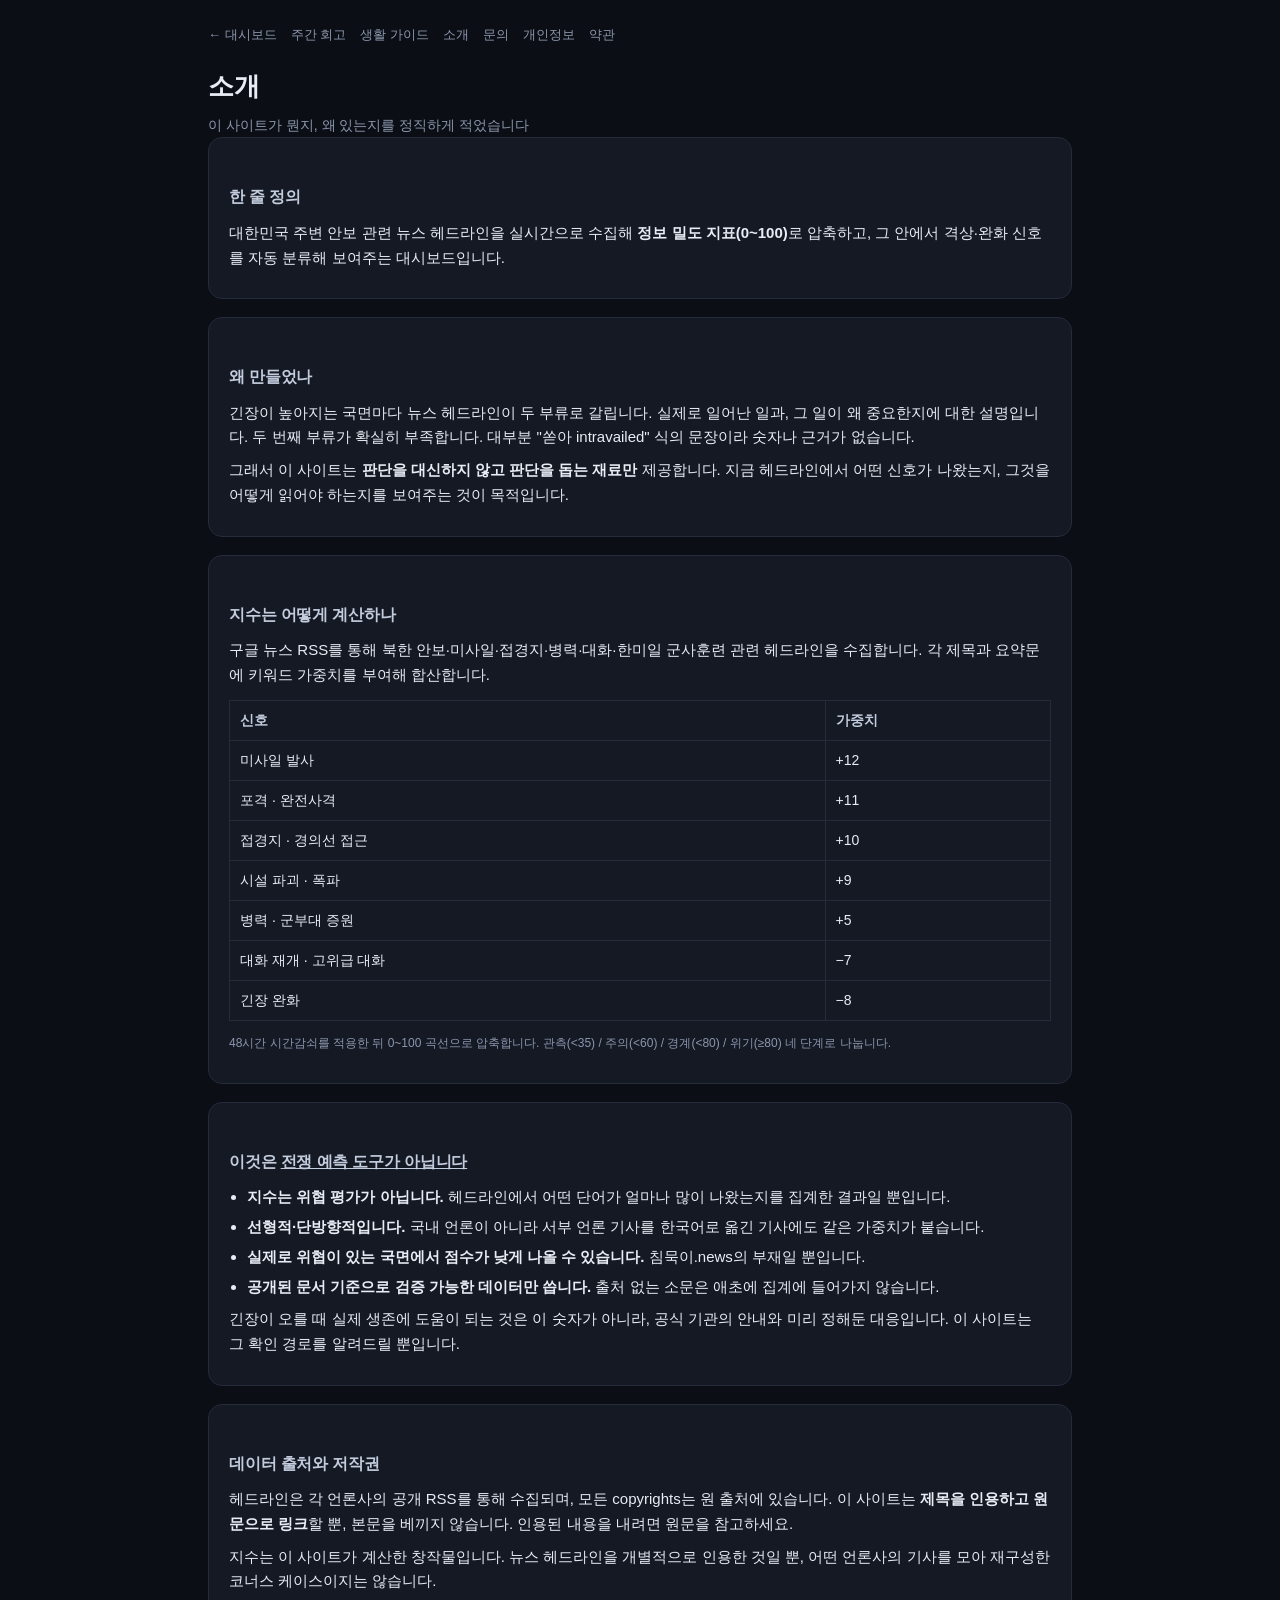
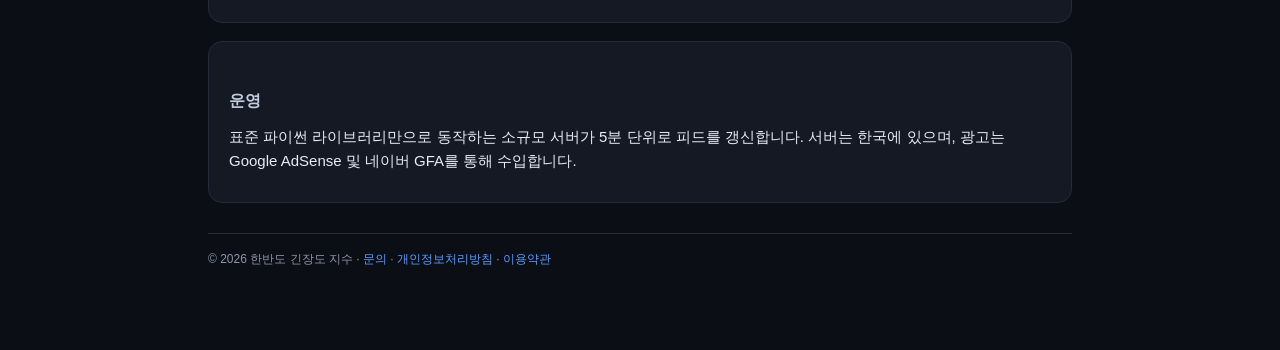
<file: about.html>
<!DOCTYPE html>
<html lang="ko">
<head>
<meta charset="utf-8">
<meta name="viewport" content="width=device-width,initial-scale=1">
<title>소개 · 한반도 긴장도 지수</title>
<meta name="description" content="한반도 긴장도 지수는 언론사 헤드라인을 실시간 집계해 만든 데이터 대시보드입니다. 왜 만들었는지, 어떻게 계산하는지, 무엇을 하지 않는지 공개합니다.">
<link rel="stylesheet" href="/style.css">
</head>
<body>
<div class="nav"><a href="/">← 대시보드</a><a href="/weekly">주간 회고</a><a href="/guides">생활 가이드</a><a href="/about">소개</a><a href="/contact">문의</a><a href="/privacy">개인정보</a><a href="/terms">약관</a></div>

<h1>소개 <span>이 사이트가 뭔지, 왜 있는지를 정직하게 적었습니다</span></h1>

<div class="card">
<h2>한 줄 정의</h2>
<p>대한민국 주변 안보 관련 뉴스 헤드라인을 실시간으로 수집해 <b>정보 밀도 지표(0~100)</b>로 압축하고, 그 안에서 격상·완화 신호를 자동 분류해 보여주는 대시보드입니다.</p>
</div>

<div class="card">
<h2>왜 만들었나</h2>
<p>긴장이 높아지는 국면마다 뉴스 헤드라인이 두 부류로 갈립니다. 실제로 일어난 일과, 그 일이 왜 중요한지에 대한 설명입니다. 두 번째 부류가 확실히 부족합니다. 대부분 "쏟아 intravailed" 식의 문장이라 숫자나 근거가 없습니다.</p>
<p>그래서 이 사이트는 <b>판단을 대신하지 않고 판단을 돕는 재료만</b> 제공합니다. 지금 헤드라인에서 어떤 신호가 나왔는지, 그것을 어떻게 읽어야 하는지를 보여주는 것이 목적입니다.</p>
</div>

<div class="card">
<h2>지수는 어떻게 계산하나</h2>
<p>구글 뉴스 RSS를 통해 북한 안보·미사일·접경지·병력·대화·한미일 군사훈련 관련 헤드라인을 수집합니다. 각 제목과 요약문에 키워드 가중치를 부여해 합산합니다.</p>
<table>
<tr><th>신호</th><th>가중치</th></tr>
<tr><td>미사일 발사</td><td>+12</td></tr>
<tr><td>포격 · 완전사격</td><td>+11</td></tr>
<tr><td>접경지 · 경의선 접근</td><td>+10</td></tr>
<tr><td>시설 파괴 · 폭파</td><td>+9</td></tr>
<tr><td>병력 · 군부대 증원</td><td>+5</td></tr>
<tr><td>대화 재개 · 고위급 대화</td><td>−7</td></tr>
<tr><td>긴장 완화</td><td>−8</td></tr>
</table>
<p class="dis">48시간 시간감쇠를 적용한 뒤 0~100 곡선으로 압축합니다. 관측(&lt;35) / 주의(&lt;60) / 경계(&lt;80) / 위기(≥80) 네 단계로 나눕니다.</p>
</div>

<div class="card">
<h2>이것은 <u>전쟁 예측 도구가 아닙니다</u></h2>
<ul>
<li><b>지수는 위협 평가가 아닙니다.</b> 헤드라인에서 어떤 단어가 얼마나 많이 나왔는지를 집계한 결과일 뿐입니다.</li>
<li><b>선형적·단방향적입니다.</b> 국내 언론이 아니라 서부 언론 기사를 한국어로 옮긴 기사에도 같은 가중치가 붙습니다.</li>
<li><b>실제로 위협이 있는 국면에서 점수가 낮게 나올 수 있습니다.</b> 침묵이.news의 부재일 뿐입니다.</li>
<li><b>공개된 문서 기준으로 검증 가능한 데이터만 씁니다.</b> 출처 없는 소문은 애초에 집계에 들어가지 않습니다.</li>
</ul>
<p>긴장이 오를 때 실제 생존에 도움이 되는 것은 이 숫자가 아니라, 공식 기관의 안내와 미리 정해둔 대응입니다. 이 사이트는 그 확인 경로를 알려드릴 뿐입니다.</p>
</div>

<div class="card">
<h2>데이터 출처와 저작권</h2>
<p>헤드라인은 각 언론사의 공개 RSS를 통해 수집되며, 모든 copyrights는 원 출처에 있습니다. 이 사이트는 <b>제목을 인용하고 원문으로 링크</b>할 뿐, 본문을 베끼지 않습니다. 인용된 내용을 내려면 원문을 참고하세요.</p>
<p>지수는 이 사이트가 계산한 창작물입니다. 뉴스 헤드라인을 개별적으로 인용한 것일 뿐, 어떤 언론사의 기사를 모아 재구성한 코너스 케이스이지는 않습니다.</p>
</div>

<div class="card">
<h2>운영</h2>
<p>표준 파이썬 라이브러리만으로 동작하는 소규모 서버가 5분 단위로 피드를 갱신합니다. 서버는 한국에 있으며, 광고는 Google AdSense 및 네이버 GFA를 통해 수입합니다.</p>
</div>

<footer>© 2026 한반도 긴장도 지수 · <a href="/contact">문의</a> · <a href="/privacy">개인정보처리방침</a> · <a href="/terms">이용약관</a></footer>
</body>
</html>
</file>
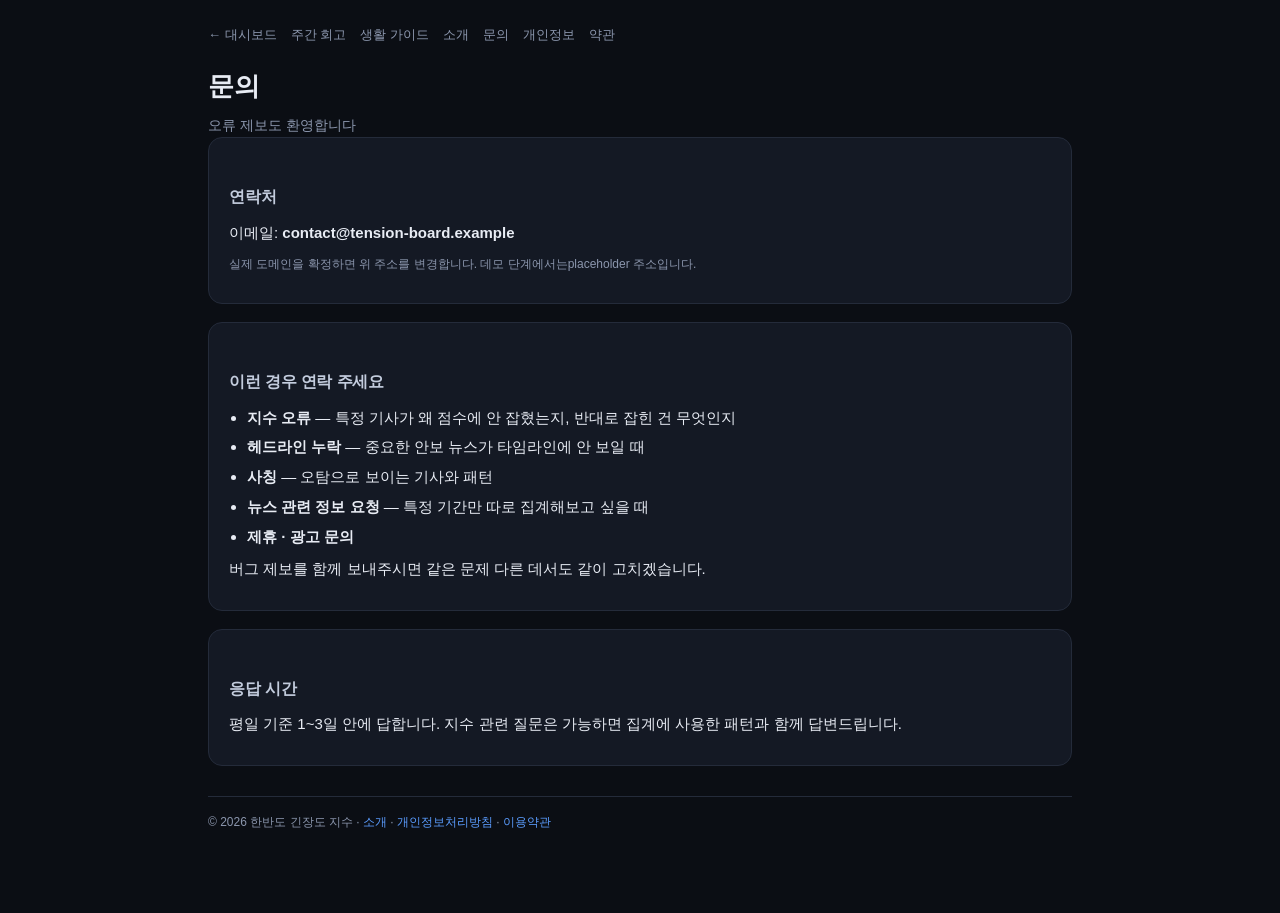
<file: contact.html>
<!DOCTYPE html>
<html lang="ko">
<head>
<meta charset="utf-8">
<meta name="viewport" content="width=device-width,initial-scale=1">
<title>문의 · 한반도 긴장도 지수</title>
<meta name="description" content="한반도 긴장도 지수 관련 오류 제보, 지수 해석 질문, 제휴 문의.">
<link rel="stylesheet" href="/style.css">
</head>
<body>
<div class="nav"><a href="/">← 대시보드</a><a href="/weekly">주간 회고</a><a href="/guides">생활 가이드</a><a href="/about">소개</a><a href="/contact">문의</a><a href="/privacy">개인정보</a><a href="/terms">약관</a></div>

<h1>문의 <span>오류 제보도 환영합니다</span></h1>

<div class="card">
<h2>연락처</h2>
<p>이메일: <b>contact@tension-board.example</b></p>
<p class="dis">실제 도메인을 확정하면 위 주소를 변경합니다. 데모 단계에서는placeholder 주소입니다.</p>
</div>

<div class="card">
<h2>이런 경우 연락 주세요</h2>
<ul>
<li><b>지수 오류</b> — 특정 기사가 왜 점수에 안 잡혔는지, 반대로 잡힌 건 무엇인지</li>
<li><b>헤드라인 누락</b> — 중요한 안보 뉴스가 타임라인에 안 보일 때</li>
<li><b>사칭</b> — 오탐으로 보이는 기사와 패턴</li>
<li><b>뉴스 관련 정보 요청</b> — 특정 기간만 따로 집계해보고 싶을 때</li>
<li><b>제휴 · 광고 문의</b></li>
</ul>
<p>버그 제보를 함께 보내주시면 같은 문제 다른 데서도 같이 고치겠습니다.</p>
</div>

<div class="card">
<h2>응답 시간</h2>
<p>평일 기준 1~3일 안에 답합니다. 지수 관련 질문은 가능하면 집계에 사용한 패턴과 함께 답변드립니다.</p>
</div>

<footer>© 2026 한반도 긴장도 지수 · <a href="/about">소개</a> · <a href="/privacy">개인정보처리방침</a> · <a href="/terms">이용약관</a></footer>
</body>
</html>
</file>
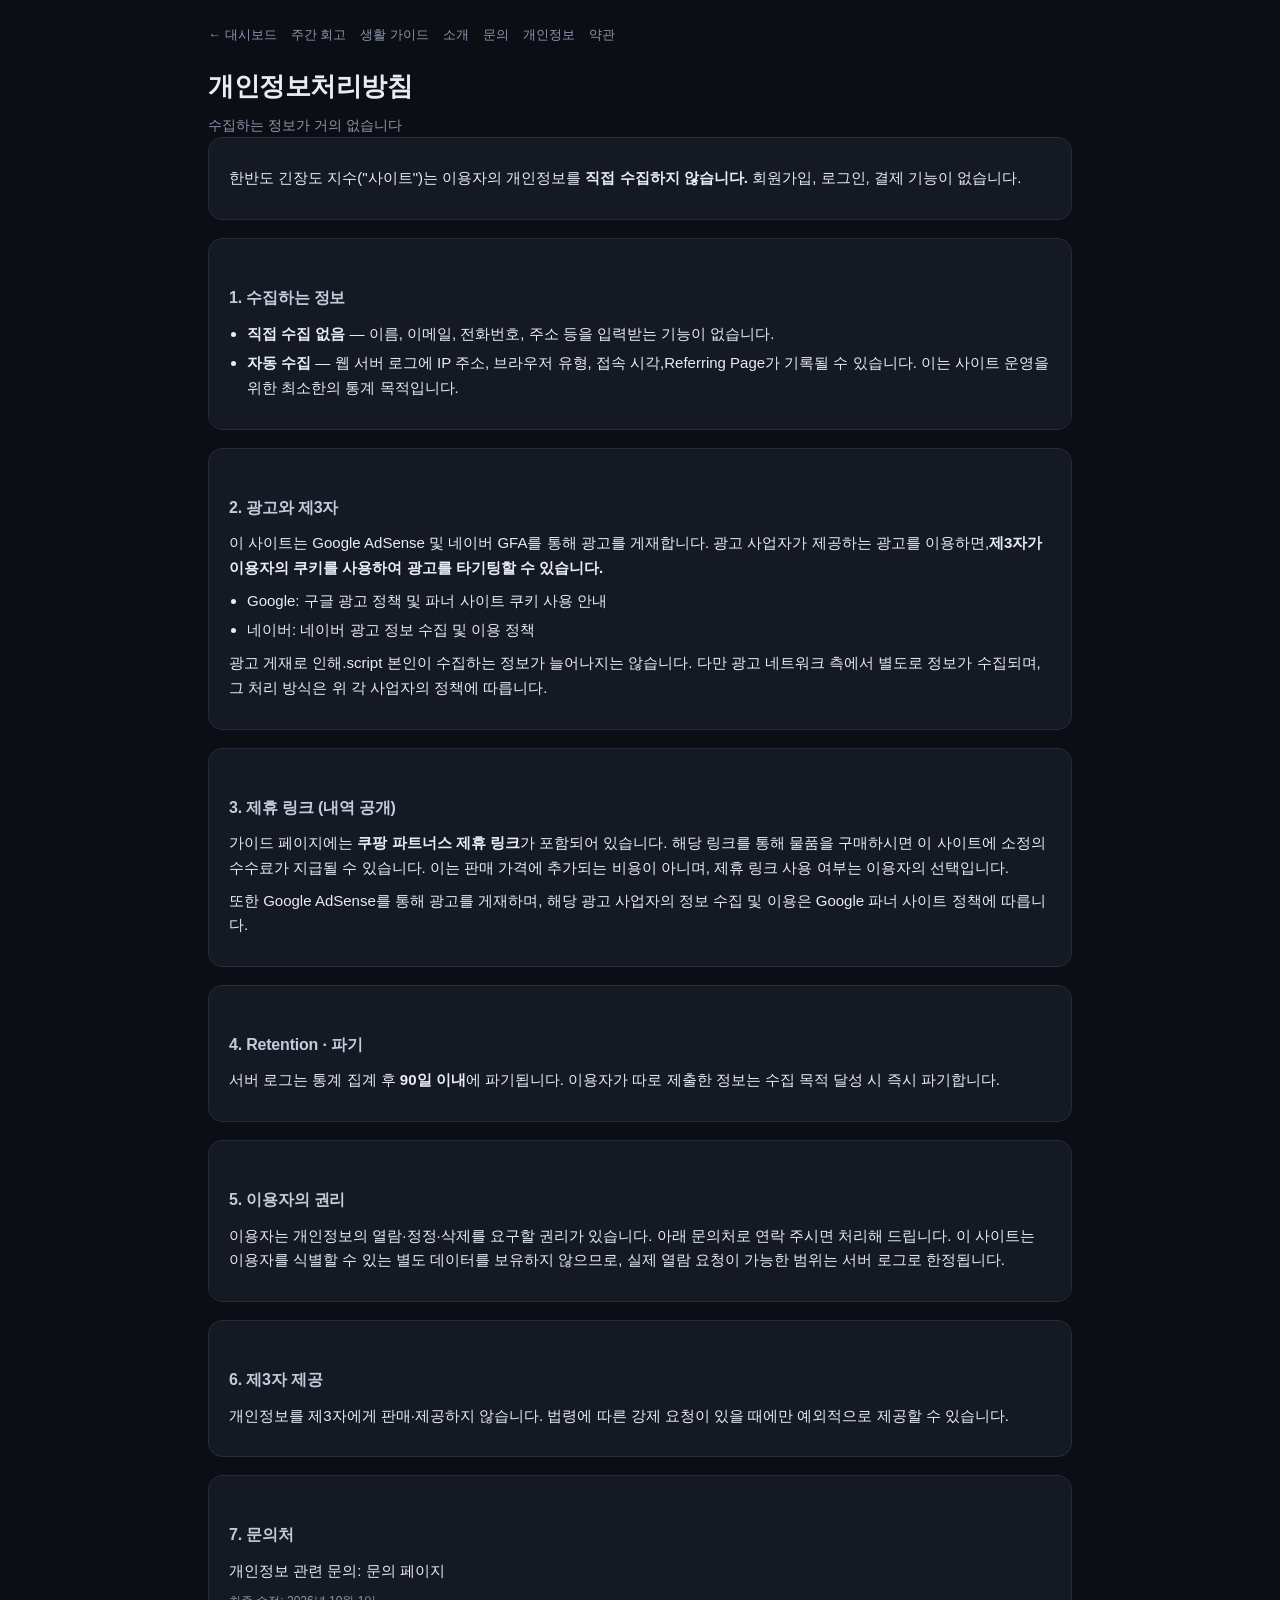
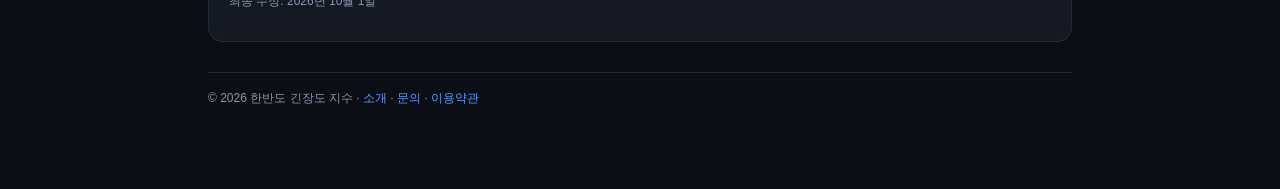
<file: privacy.html>
<!DOCTYPE html>
<html lang="ko">
<head>
<meta charset="utf-8">
<meta name="viewport" content="width=device-width,initial-scale=1">
<title>개인정보처리방침 · 한반도 긴장도 지수</title>
<meta name="description" content="한반도 긴장도 지수의 개인정보 수집 및 이용에 대한 안내입니다.">
<link rel="stylesheet" href="/style.css">
</head>
<body>
<div class="nav"><a href="/">← 대시보드</a><a href="/weekly">주간 회고</a><a href="/guides">생활 가이드</a><a href="/about">소개</a><a href="/contact">문의</a><a href="/privacy">개인정보</a><a href="/terms">약관</a></div>

<h1>개인정보처리방침 <span>수집하는 정보가 거의 없습니다</span></h1>

<div class="card">
<p>한반도 긴장도 지수("사이트")는 이용자의 개인정보를 <b>직접 수집하지 않습니다.</b> 회원가입, 로그인, 결제 기능이 없습니다.</p>
</div>

<div class="card">
<h2>1. 수집하는 정보</h2>
<ul>
<li><b>직접 수집 없음</b> — 이름, 이메일, 전화번호, 주소 등을 입력받는 기능이 없습니다.</li>
<li><b>자동 수집</b> — 웹 서버 로그에 IP 주소, 브라우저 유형, 접속 시각,Referring Page가 기록될 수 있습니다. 이는 사이트 운영을 위한 최소한의 통계 목적입니다.</li>
</ul>
</div>

<div class="card">
<h2>2. 광고와 제3자</h2>
<p>이 사이트는 Google AdSense 및 네이버 GFA를 통해 광고를 게재합니다. 광고 사업자가 제공하는 광고를 이용하면,<b>제3자가 이용자의 쿠키를 사용하여 광고를 타기팅할 수 있습니다.</b></p>
<ul>
<li>Google: <a href="https://policies.google.com/technologies/ads" rel="nofollow noopener" target="_blank">구글 광고 정책</a> 및 <a href="https://policies.google.com/technologies/partner-sites" rel="nofollow noopener" target="_blank">파너 사이트 쿠키 사용 안내</a></li>
<li>네이버: <a href="https://policy.naver.com/policies/ads" rel="nofollow noopener" target="_blank">네이버 광고 정보 수집 및 이용 정책</a></li>
</ul>
<p>광고 게재로 인해.script 본인이 수집하는 정보가 늘어나지는 않습니다. 다만 광고 네트워크 측에서 별도로 정보가 수집되며, 그 처리 방식은 위 각 사업자의 정책에 따릅니다.</p>
</div>

<div class="card">
<h2>3. 제휴 링크 (내역 공개)</h2>
<p>가이드 페이지에는 <b>쿠팡 파트너스 제휴 링크</b>가 포함되어 있습니다. 해당 링크를 통해 물품을 구매하시면 이 사이트에 소정의 수수료가 지급될 수 있습니다. 이는 판매 가격에 추가되는 비용이 아니며, 제휴 링크 사용 여부는 이용자의 선택입니다.</p>
<p>또한 Google AdSense를 통해 광고를 게재하며, 해당 광고 사업자의 정보 수집 및 이용은 <a href="https://policies.google.com/technologies/partner-sites" rel="nofollow noopener" target="_blank">Google 파너 사이트 정책</a>에 따릅니다.</p>
</div>

<div class="card">
<h2>4. Retention · 파기</h2>
<p>서버 로그는 통계 집계 후 <b>90일 이내</b>에 파기됩니다. 이용자가 따로 제출한 정보는 수집 목적 달성 시 즉시 파기합니다.</p>
</div>

<div class="card">
<h2>5. 이용자의 권리</h2>
<p>이용자는 개인정보의 열람·정정·삭제를 요구할 권리가 있습니다. 아래 문의처로 연락 주시면 처리해 드립니다. 이 사이트는 이용자를 식별할 수 있는 별도 데이터를 보유하지 않으므로, 실제 열람 요청이 가능한 범위는 서버 로그로 한정됩니다.</p>
</div>

<div class="card">
<h2>6. 제3자 제공</h2>
<p>개인정보를 제3자에게 판매·제공하지 않습니다. 법령에 따른 강제 요청이 있을 때에만 예외적으로 제공할 수 있습니다.</p>
</div>

<div class="card">
<h2>7. 문의처</h2>
<p>개인정보 관련 문의: <a href="/contact">문의 페이지</a></p>
<p class="dis">최종 수정: 2026년 10월 1일</p>
</div>

<footer>© 2026 한반도 긴장도 지수 · <a href="/about">소개</a> · <a href="/contact">문의</a> · <a href="/terms">이용약관</a></footer>
</body>
</html>
</file>
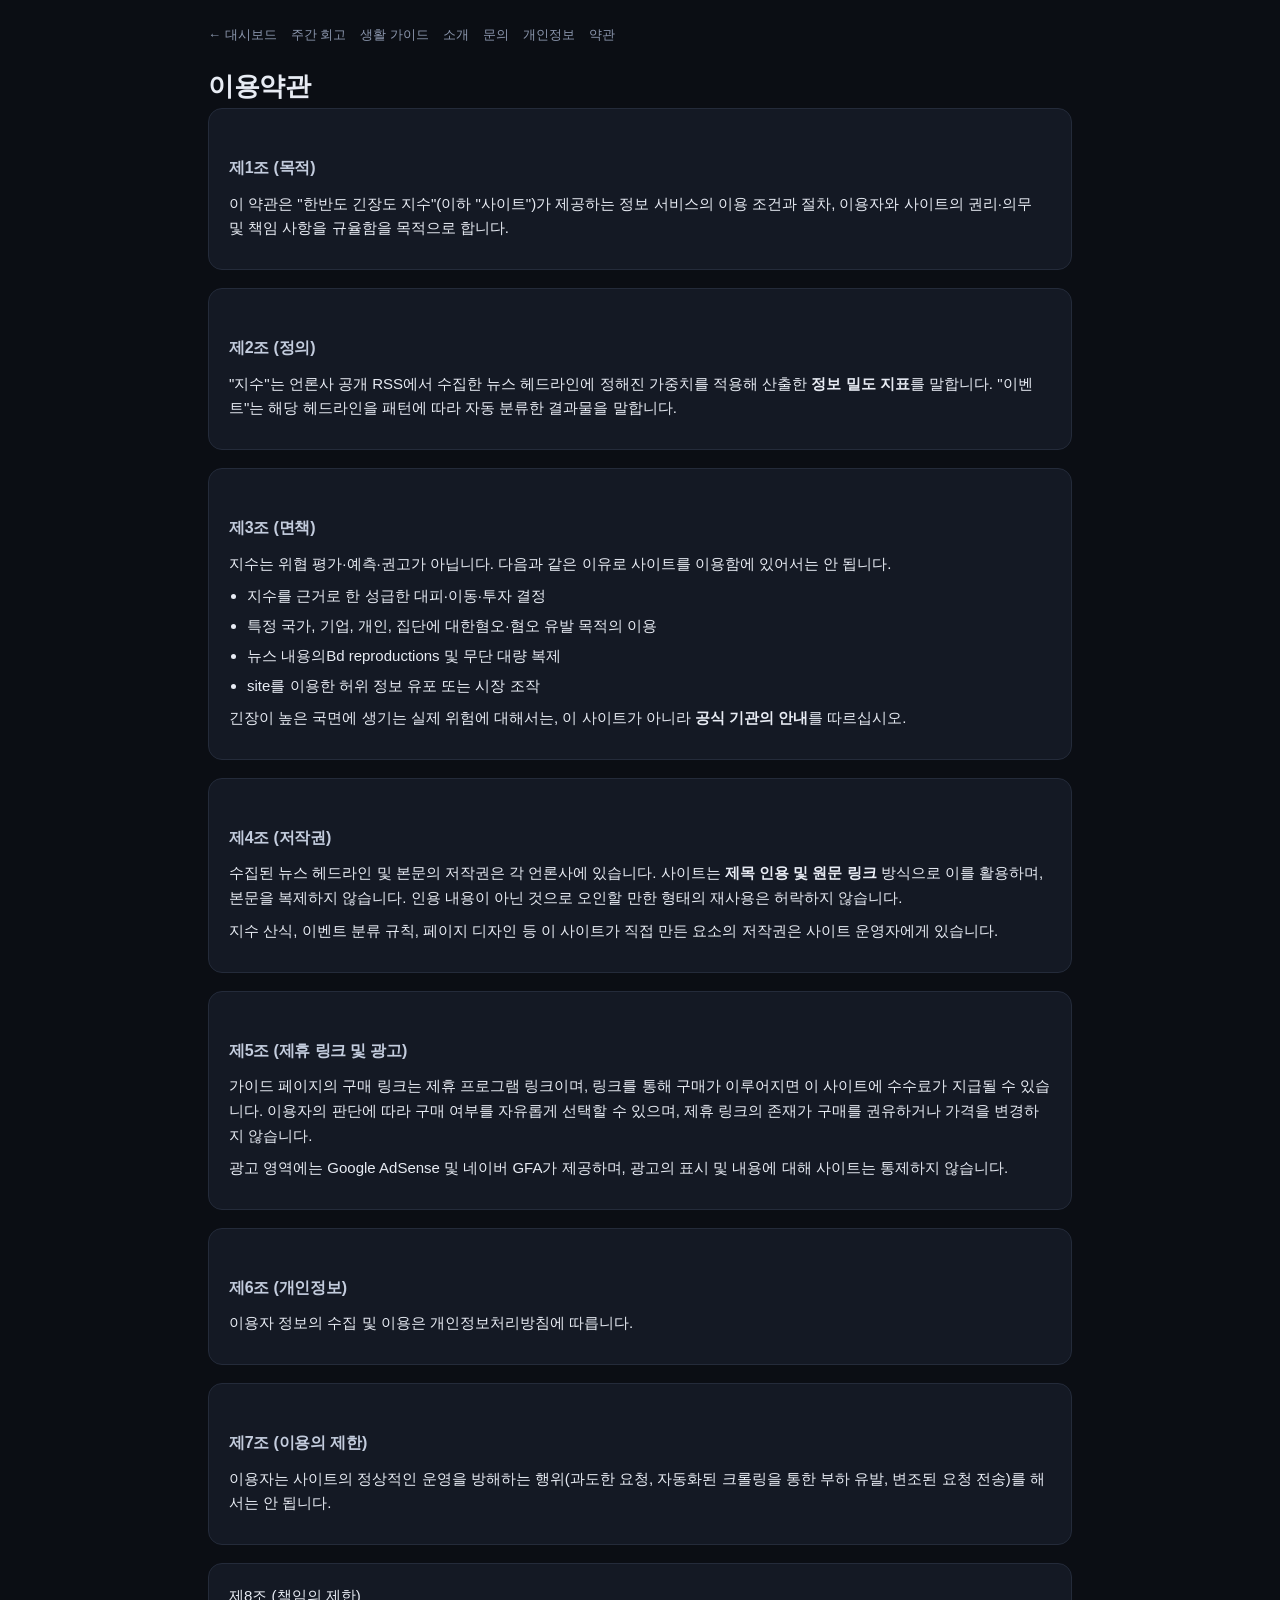
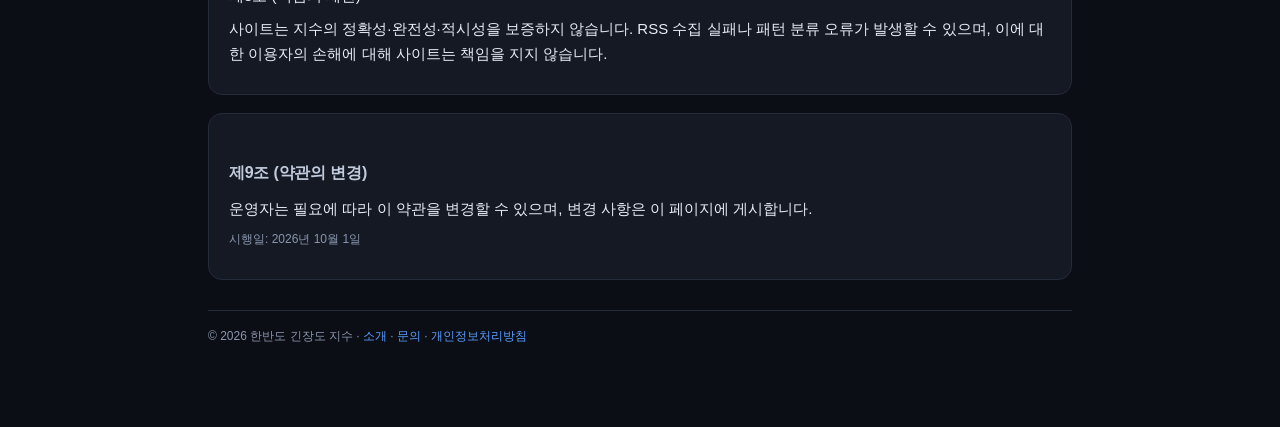
<file: terms.html>
<!DOCTYPE html>
<html lang="ko">
<head>
<meta charset="utf-8">
<meta name="viewport" content="width=device-width,initial-scale=1">
<title>이용약관 · 한반도 긴장도 지수</title>
<meta name="description" content="한반도 긴장도 지수 이용약관 및 면책사항.">
<link rel="stylesheet" href="/style.css">
</head>
<body>
<div class="nav"><a href="/">← 대시보드</a><a href="/weekly">주간 회고</a><a href="/guides">생활 가이드</a><a href="/about">소개</a><a href="/contact">문의</a><a href="/privacy">개인정보</a><a href="/terms">약관</a></div>

<h1>이용약관</h1>

<div class="card">
<h2>제1조 (목적)</h2>
<p>이 약관은 "한반도 긴장도 지수"(이하 "사이트")가 제공하는 정보 서비스의 이용 조건과 절차, 이용자와 사이트의 권리·의무 및 책임 사항을 규율함을 목적으로 합니다.</p>
</div>

<div class="card">
<h2>제2조 (정의)</h2>
<p>"지수"는 언론사 공개 RSS에서 수집한 뉴스 헤드라인에 정해진 가중치를 적용해 산출한 <b>정보 밀도 지표</b>를 말합니다. "이벤트"는 해당 헤드라인을 패턴에 따라 자동 분류한 결과물을 말합니다.</p>
</div>

<div class="card">
<h2>제3조 (면책)</h2>
<p>지수는 위협 평가·예측·권고가 아닙니다. 다음과 같은 이유로 사이트를 이용함에 있어서는 안 됩니다.</p>
<ul>
<li>지수를 근거로 한 성급한 대피·이동·투자 결정</li>
<li>특정 국가, 기업, 개인, 집단에 대한혐오·혐오 유발 목적의 이용</li>
<li>뉴스 내용의Bd reproductions 및 무단 대량 복제</li>
<li>site를 이용한 허위 정보 유포 또는 시장 조작</li>
</ul>
<p>긴장이 높은 국면에 생기는 실제 위험에 대해서는, 이 사이트가 아니라 <b>공식 기관의 안내</b>를 따르십시오.</p>
</div>

<div class="card">
<h2>제4조 (저작권)</h2>
<p>수집된 뉴스 헤드라인 및 본문의 저작권은 각 언론사에 있습니다. 사이트는 <b>제목 인용 및 원문 링크</b> 방식으로 이를 활용하며, 본문을 복제하지 않습니다. 인용 내용이 아닌 것으로 오인할 만한 형태의 재사용은 허락하지 않습니다.</p>
<p>지수 산식, 이벤트 분류 규칙, 페이지 디자인 등 이 사이트가 직접 만든 요소의 저작권은 사이트 운영자에게 있습니다.</p>
</div>

<div class="card">
<h2>제5조 (제휴 링크 및 광고)</h2>
<p>가이드 페이지의 구매 링크는 제휴 프로그램 링크이며, 링크를 통해 구매가 이루어지면 이 사이트에 수수료가 지급될 수 있습니다. 이용자의 판단에 따라 구매 여부를 자유롭게 선택할 수 있으며, 제휴 링크의 존재가 구매를 권유하거나 가격을 변경하지 않습니다.</p>
<p>광고 영역에는 Google AdSense 및 네이버 GFA가 제공하며, 광고의 표시 및 내용에 대해 사이트는 통제하지 않습니다.</p>
</div>

<div class="card">
<h2>제6조 (개인정보)</h2>
<p>이용자 정보의 수집 및 이용은 <a href="/privacy">개인정보처리방침</a>에 따릅니다.</p>
</div>

<div class="card">
<h2>제7조 (이용의 제한)</h2>
<p>이용자는 사이트의 정상적인 운영을 방해하는 행위(과도한 요청, 자동화된 크롤링을 통한 부하 유발, 변조된 요청 전송)를 해서는 안 됩니다.</p>
</div>

<div class="card">
제8조 (책임의 제한)</h2>
<p>사이트는 지수의 정확성·완전성·적시성을 보증하지 않습니다. RSS 수집 실패나 패턴 분류 오류가 발생할 수 있으며, 이에 대한 이용자의 손해에 대해 사이트는 책임을 지지 않습니다.</p>
</div>

<div class="card">
<h2>제9조 (약관의 변경)</h2>
<p>운영자는 필요에 따라 이 약관을 변경할 수 있으며, 변경 사항은 이 페이지에 게시합니다.</p>
<p class="dis">시행일: 2026년 10월 1일</p>
</div>

<footer>© 2026 한반도 긴장도 지수 · <a href="/about">소개</a> · <a href="/contact">문의</a> · <a href="/privacy">개인정보처리방침</a></footer>
</body>
</html>
</file>
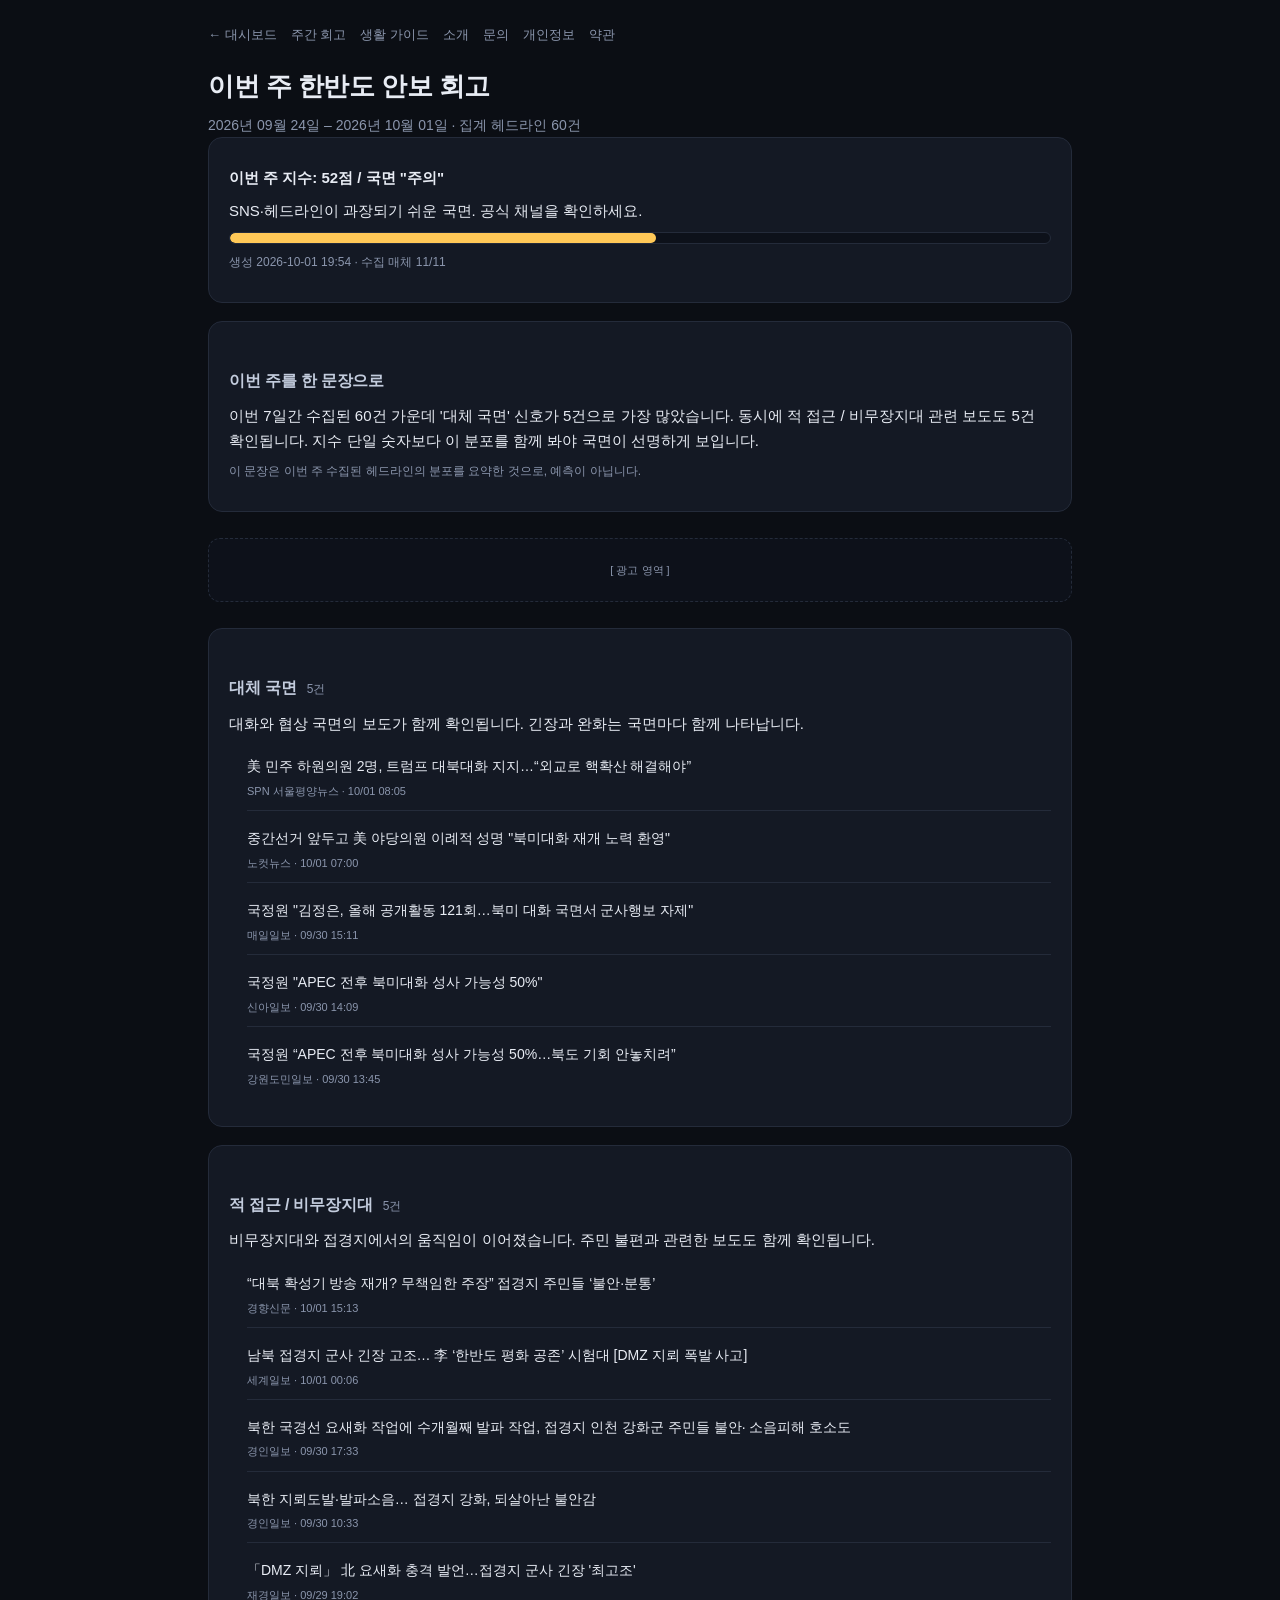
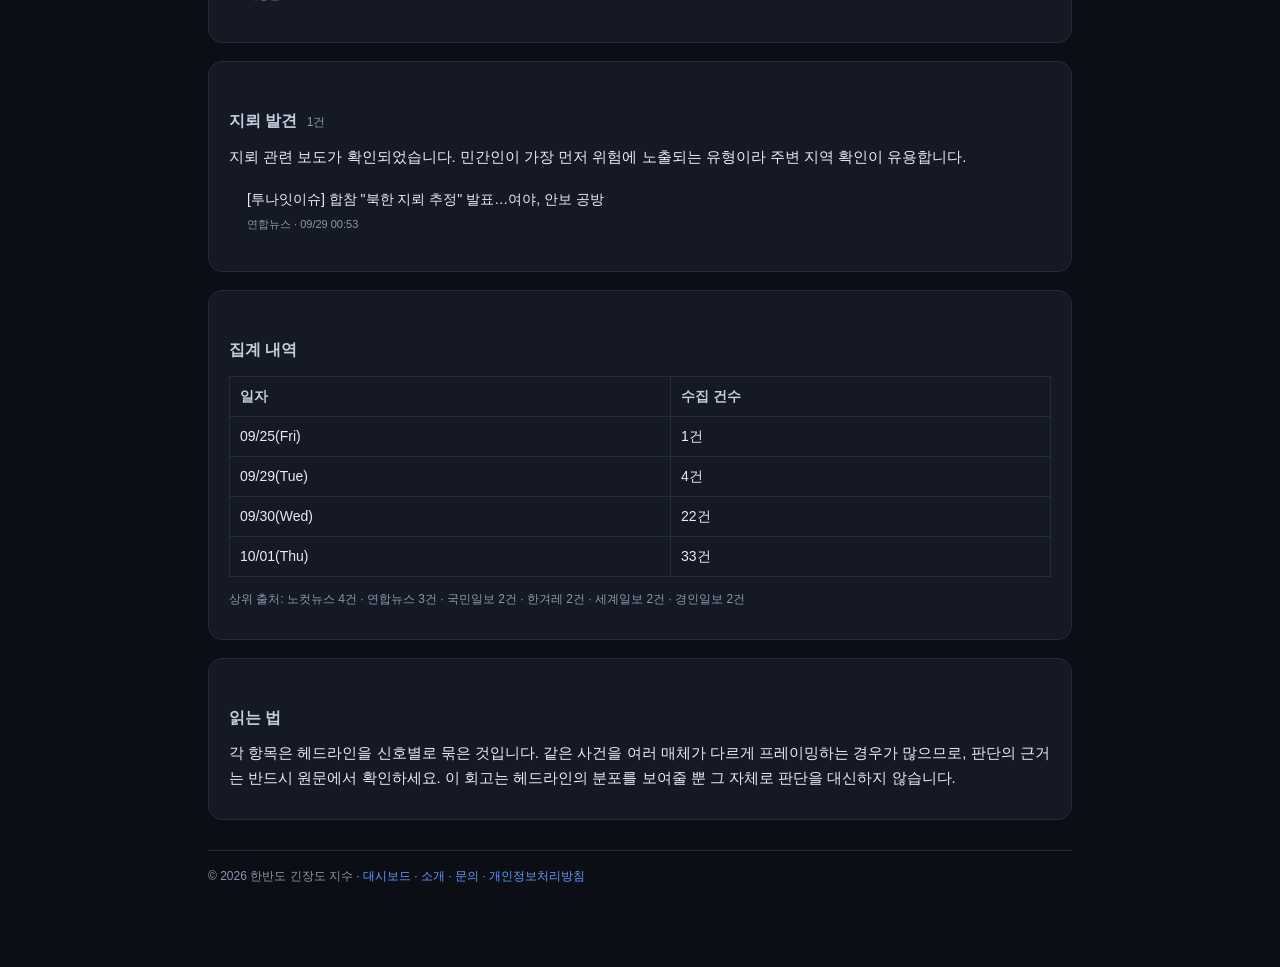
<file: weekly.html>
<!DOCTYPE html>
<html lang="ko">
<head>
<meta charset="utf-8">
<meta name="viewport" content="width=device-width,initial-scale=1">
<title>이번 주 한반도 안보 회고 · 2026년 09월 24일 – 2026년 10월 01일</title>
<meta name="description" content="최근 7일간 Heure반도 안보 관련 헤드라인을 신호별로 묶어 해석한 주간 회고. 긴장도 지수 52점, 국면 주의.">
<link rel="stylesheet" href="/style.css">
</head>
<body>
<div class="nav"><a href="/">← 대시보드</a><a href="/weekly">주간 회고</a><a href="/guides">생활 가이드</a><a href="/about">소개</a><a href="/contact">문의</a><a href="/privacy">개인정보</a><a href="/terms">약관</a></div>

<h1>이번 주 한반도 안보 회고
  <span>2026년 09월 24일 – 2026년 10월 01일 · 집계 헤드라인 60건</span>
</h1>

<div class="card">
  <p><b>이번 주 지수: 52점 / 국면 "주의"</b></p>
  <p>SNS·헤드라인이 과장되기 쉬운 국면. 공식 채널을 확인하세요.</p>
  <div class="bar"><i style="width:52%;background:#ffc857"></i></div>
  <p class="dis">생성 2026-10-01 19:54 · 수집 매체 11/11</p>
</div>

<div class="card">
  <h2>이번 주를 한 문장으로</h2>
  <p>이번 7일간 수집된 60건 가운데 '대체 국면' 신호가 5건으로 가장 많았습니다. 동시에 적 접근 / 비무장지대 관련 보도도 5건 확인됩니다. 지수 단일 숫자보다 이 분포를 함께 봐야 국면이 선명하게 보입니다.</p>
  <p class="dis">이 문장은 이번 주 수집된 헤드라인의 분포를 요약한 것으로, 예측이 아닙니다.</p>
</div>

<div class="ads">[ 광고 영역 ]</div>


    <div class="card">
      <h2>대체 국면 <small>5건</small></h2>
      <p>대화와 협상 국면의 보도가 함께 확인됩니다. 긴장과 완화는 국면마다 함께 나타납니다.</p>
      <ul class="feed"><li><a href="https://news.google.com/rss/articles/CBMia0FVX3lxTFBBby1QUHhTQjVZU2E2dmhweGc1NTFONlNKN0VPRG81UUpEa0d4cVpmOHAtMC13Zk9vbkxDaHBnTVR0d193ajZSX0o2WU9fbGxCaEtIeThJbi1lS242ck1YRUd5eTUzOVV3NDdn?oc=5" target="_blank" rel="noopener">美 민주 하원의원 2명, 트럼프 대북대화 지지…“외교로 핵확산 해결해야”</a><div class="s">SPN 서울평양뉴스 · 10/01 08:05</div></li><li><a href="https://www.msn.com/ko-kr/news/world/%EC%A4%91%EA%B0%84%EC%84%A0%EA%B1%B0-%EC%95%9E%EB%91%90%EA%B3%A0-%E7%BE%8E-%EC%95%BC%EB%8B%B9%EC%9D%98%EC%9B%90-%EC%9D%B4%EB%A1%80%EC%A0%81-%EC%84%B1%EB%AA%85-%EB%B6%81%EB%AF%B8%EB%8C%80%ED%99%94-%EC%9E%AC%EA%B0%9C-%EB%85%B8%EB%A0%A5-%ED%99%98%EC%98%81/ar-AA2dihVT" target="_blank" rel="noopener">중간선거 앞두고 美 야당의원 이례적 성명 &quot;북미대화 재개 노력 환영&quot;</a><div class="s">노컷뉴스 · 10/01 07:00</div></li><li><a href="https://news.google.com/rss/articles/CBMiZEFVX3lxTE1NMl90RmlSM1VrR2l6YU44MkdWbkhob242MnNUYnBTUlNlUnlFeFhNUC04TF9UYndlcmp6SWpjNTYtZnRrRTFXZE1URnBvSXN0b0w4TmxicVQ3LS12N1ExZUt2Tkg?oc=5" target="_blank" rel="noopener">국정원 &quot;김정은, 올해 공개활동 121회…북미 대화 국면서 군사행보 자제&quot;</a><div class="s">매일일보 · 09/30 15:11</div></li><li><a href="https://news.google.com/rss/articles/CBMicEFVX3lxTE1IUl9adE9HTEZSOGF3SVg0anR0WkFsX3BEMkw5ODlIbzhlLUExNDFtVUY5YXlhYkVwU1BoRUZIcm1DZFY5OHg0VFhGSjJQdFZZZFFhajhMMTdKc3BUSlk3M0RZel80bzVNUFY1OVR6RTM?oc=5" target="_blank" rel="noopener">국정원 &quot;APEC 전후 북미대화 성사 가능성 50%&quot;</a><div class="s">신아일보 · 09/30 14:09</div></li><li><a href="https://news.google.com/rss/articles/CBMiZ0FVX3lxTFBOdUwyLXd0RUQ2MkJ5OTlKMUtWMTVWaVBGNWZUZzAzc0J0ZzFENXo5d0VQRGdBc1E3M3l3NE4xbmd3ZHV0ZUlWc2czU29NX2MyZS0xNElXVU90TUh5Y2ZWMGwwSjk2T28?oc=5" target="_blank" rel="noopener">국정원 “APEC 전후 북미대화 성사 가능성 50%…북도 기회 안놓치려”</a><div class="s">강원도민일보 · 09/30 13:45</div></li></ul>
      
    </div>
    <div class="card">
      <h2>적 접근 / 비무장지대 <small>5건</small></h2>
      <p>비무장지대와 접경지에서의 움직임이 이어졌습니다. 주민 불편과 관련한 보도도 함께 확인됩니다.</p>
      <ul class="feed"><li><a href="https://news.google.com/rss/articles/[base64]?oc=5" target="_blank" rel="noopener">“대북 확성기 방송 재개? 무책임한 주장” 접경지 주민들 ‘불안·분통’</a><div class="s">경향신문 · 10/01 15:13</div></li><li><a href="https://www.segye.com/newsView/20260930516798" target="_blank" rel="noopener">남북 접경지 군사 긴장 고조… 李 ‘한반도 평화 공존’ 시험대 [DMZ 지뢰 폭발 사고]</a><div class="s">세계일보 · 10/01 00:06</div></li><li><a href="https://news.google.com/rss/articles/CBMiUkFVX3lxTFAzX2FaUC1DYzhHOHJINm5jOHdPcDBVeG9mSXU0V3QzeDlxaERodXZBSk9CMzlBTEtRU3JPRmJ2cTRfVDUxZmlKVjFwUGxqUnFSdnc?oc=5" target="_blank" rel="noopener">북한 국경선 요새화 작업에 수개월째 발파 작업, 접경지 인천 강화군 주민들 불안· 소음피해 호소도</a><div class="s">경인일보 · 09/30 17:33</div></li><li><a href="https://www.msn.com/ko-kr/news/other/%EB%B6%81%ED%95%9C-%EC%A7%80%EB%A2%B0%EB%8F%84%EB%B0%9C-%EB%B0%9C%ED%8C%8C%EC%86%8C%EC%9D%8C-%EC%A0%91%EA%B2%BD%EC%A7%80-%EA%B0%95%ED%99%94-%EB%90%98%EC%82%B4%EC%95%84%EB%82%9C-%EB%B6%88%EC%95%88%EA%B0%90/ar-AA2dgFrT" target="_blank" rel="noopener">북한 지뢰도발·발파소음… 접경지 강화, 되살아난 불안감</a><div class="s">경인일보 · 09/30 10:33</div></li><li><a href="https://news.jkn.co.kr/post/1001150" target="_blank" rel="noopener">「DMZ 지뢰」 北 요새화 충격 발언…접경지 군사 긴장 &#x27;최고조&#x27;</a><div class="s">재경일보 · 09/29 19:02</div></li></ul>
      
    </div>
    <div class="card">
      <h2>지뢰 발견 <small>1건</small></h2>
      <p>지뢰 관련 보도가 확인되었습니다. 민간인이 가장 먼저 위험에 노출되는 유형이라 주변 지역 확인이 유용합니다.</p>
      <ul class="feed"><li><a href="https://www.yna.co.kr/view/MYH20260928018400038" target="_blank" rel="noopener">[투나잇이슈] 합참 &quot;북한 지뢰 추정&quot; 발표…여야, 안보 공방</a><div class="s">연합뉴스 · 09/29 00:53</div></li></ul>
      
    </div>

<div class="card">
  <h2>집계 내역</h2>
  <table><tr><th>일자</th><th>수집 건수</th></tr><tr><td>09/25(Fri)</td><td>1건</td></tr><tr><td>09/29(Tue)</td><td>4건</td></tr><tr><td>09/30(Wed)</td><td>22건</td></tr><tr><td>10/01(Thu)</td><td>33건</td></tr></table>
  <p class="dis">상위 출처: 노컷뉴스 4건 · 연합뉴스 3건 · 국민일보 2건 · 한겨레 2건 · 세계일보 2건 · 경인일보 2건</p>
</div>

<div class="card">
  <h2>읽는 법</h2>
  <p>각 항목은 헤드라인을 신호별로 묶은 것입니다. 같은 사건을 여러 매체가 다르게 프레이밍하는 경우가 많으므로, 판단의 근거는 반드시 원문에서 확인하세요. 이 회고는 헤드라인의 분포를 보여줄 뿐 그 자체로 판단을 대신하지 않습니다.</p>
</div>

<footer>© 2026 한반도 긴장도 지수 · <a href="/">대시보드</a> · <a href="/about">소개</a> · <a href="/contact">문의</a> · <a href="/privacy">개인정보처리방침</a></footer>
</body>
</html>
</file>
<file: style.css>
*{box-sizing:border-box;margin:0;padding:0}
body{background:#0b0e14;color:#e8ecf4;font:15px/1.65 -apple-system,"Segoe UI","Malgun Gothic",sans-serif;
  max-width:900px;margin:0 auto;padding:24px 18px 80px}
a{color:inherit;text-decoration:none}
header{border-bottom:1px solid #242b3a;padding-bottom:16px;margin-bottom:24px}
h1{font-size:26px;letter-spacing:-.5px}
h1 span{color:#8b96ad;font-size:14px;font-weight:400;display:block;margin-top:6px;letter-spacing:0}
h2{font-size:17px;margin:26px 0 10px;letter-spacing:-.2px}
h3{font-size:15px;margin:18px 0 6px;color:#c3ccdd}
.upd{color:#8b96ad;font-size:12px;margin-top:10px}

.card{background:#141924;border:1px solid #242b3a;border-radius:14px;padding:20px;margin-bottom:18px}
.card p{margin:8px 0}
.card ul{margin:8px 0 8px 18px}
.card li{margin:5px 0}
.gauge-top{display:flex;justify-content:space-between;align-items:flex-end;margin-bottom:14px}
.level{font-size:34px;font-weight:700;letter-spacing:-1px}
.nums{text-align:right;color:#8b96ad;font-size:12px;line-height:1.7}
.nums b{display:block;font-size:22px;color:#e8ecf4}
.bar{height:12px;background:#0d111a;border-radius:8px;overflow:hidden;border:1px solid #242b3a}
.bar>i{display:block;height:100%;border-radius:8px;transition:width .6s ease}
.guide{margin-top:16px;padding:12px 14px;background:#0d111a;border-radius:10px;font-size:14px;color:#c3ccdd;border-left:3px solid #5b9dff}
.tl{list-style:none}
.tl li{display:flex;gap:12px;padding:11px 0;border-bottom:1px dashed #242b3a}
.tl li:last-child{border-bottom:0}
.tl .e{font-size:20px;width:26px;text-align:center;flex:0 0 26px}
.tl .lb{font-size:11px;color:#5b9dff;font-weight:600;white-space:nowrap;padding-top:2px}
.tl .tx{flex:1;font-size:14px}
.tl .tx b{display:block;font-weight:500}
.tl .meta{color:#8b96ad;font-size:11px;margin-top:3px}
.tl a:hover .tx b{color:#5b9dff}
.feed{list-style:none}
.feed li{border-bottom:1px solid #242b3a;padding:10px 0}
.feed li:last-child{border:0}
.feed a{font-size:14px}
.feed a:hover{color:#5b9dff}
.feed .s{color:#8b96ad;font-size:11px;margin-top:3px}
.src{display:flex;flex-wrap:wrap;gap:8px;margin-top:10px}
.src a{font-size:12px;padding:5px 10px;background:#0d111a;border:1px solid #242b3a;border-radius:20px;color:#8b96ad}
.src a:hover{color:#5b9dff;border-color:#5b9dff}
.ads{margin:26px 0;text-align:center;color:#8b96ad;font-size:11px;
  border:1px dashed #242b3a;border-radius:12px;padding:22px;background:#0d111a}
.dis{font-size:12px;color:#8b96ad;line-height:1.8}
footer{border-top:1px solid #242b3a;margin-top:30px;padding-top:16px;color:#8b96ad;font-size:12px}
footer a{color:#5b9dff}
.err{color:#ff5470;font-size:13px}
.prose{font-size:15px;line-height:1.8}
.prose p{margin:12px 0}
.prose ul{margin:12px 0 12px 20px}
.prose li{margin:6px 0}
table{width:100%;border-collapse:collapse;margin:12px 0;font-size:14px}
th,td{border:1px solid #242b3a;padding:8px 10px;text-align:left}
th{background:#141924;color:#c3ccdd}
.nav{margin:0 0 20px;font-size:13px;display:flex;flex-wrap:wrap;gap:14px}
.nav a{color:#8b96ad}
.nav a:hover{color:#5b9dff}
@media(max-width:560px){h1{font-size:21px}.gauge-top{flex-direction:column;align-items:flex-start}}

/* ---- 단순화된 첫 화면 (모바일 우선) ---- */
.status .row{display:flex;justify-content:space-between;align-items:flex-start;gap:12px;margin-bottom:14px}
.status .lvl{font-size:38px;font-weight:700;letter-spacing:-1.5px;line-height:1.05}
.status .lvl small{display:block;font-size:14px;font-weight:500;color:#8b96ad;letter-spacing:0;margin-top:4px}
.status .when{color:#8b96ad;font-size:12px;text-align:right;white-space:nowrap}
.status .what{margin:14px 0 0;padding:12px 14px;background:#0d111a;border-radius:10px;
  font-size:15px;color:#dbe3f0;border-left:3px solid #5b9dff}

.tl li>div{flex:1;min-width:0}
.tl a{font-size:15px;line-height:1.5;display:block}
.tl a:hover,.fd a:hover{color:#5b9dff}
.tl .m,.fd .m{color:#8b96ad;font-size:12px;margin-top:4px}
.tl .empty,.fd .empty{color:#8b96ad;font-size:14px;padding:8px 0}

.fd{list-style:none}
.fd li{border-bottom:1px solid #242b3a;padding:12px 0}
.fd li:last-child{border:0}
.fd a{font-size:15px;line-height:1.5;display:block}

.act p{font-size:15px;color:#dbe3f0;margin:2px 0 14px}
.btn{display:inline-block;background:#5b9dff;color:#08111f;font-weight:600;font-size:15px;
  padding:12px 18px;border-radius:10px}
.btn:hover{background:#7db1ff}

.card.small{background:#0d111a}
.card.small p{font-size:14px;color:#a9b4c8;margin:0 0 8px}
.card.small .dim{font-size:13px;margin:0}
.dim{color:#8b96ad}

h2{font-size:16px;color:#c3ccdd}
h2 small{font-size:12px;color:#8b96ad;font-weight:400;margin-left:6px}
/* ---- 썸네일 ---- */
.thumb{width:84px;height:56px;object-fit:cover;border-radius:8px;flex:0 0 84px;
  background:#0d111a;border:1px solid #242b3a}
.tl li{align-items:flex-start}
.fd li{display:flex;gap:12px;align-items:flex-start}
.fd li>div{flex:1;min-width:0}
.ad-off{color:#8b96ad;font-size:11px}
@media(max-width:420px){.thumb{width:68px;height:46px;flex:0 0 68px}}

/* ---- 이슈 랭킹 ---- */
.rank{list-style:none;counter-reset:none}
.rank li{display:flex;gap:11px;align-items:flex-start;padding:13px 0;border-bottom:1px solid #242b3a}
.rank li:last-child{border-bottom:0}
.rank .no{flex:0 0 26px;height:26px;border-radius:8px;background:#1e2637;color:#8b96ad;
  font-size:13px;font-weight:700;display:flex;align-items:center;justify-content:center;margin-top:2px}
.rank li:nth-child(1) .no{background:#5b9dff;color:#08111f}
.rank li:nth-child(2) .no{background:#31456b;color:#cfe0ff}
.rank li:nth-child(3) .no{background:#28324a;color:#cfe0ff}
.rank li>div{flex:1;min-width:0}
.rank a{font-size:15px;font-weight:600;line-height:1.45;display:block}
.rank a:hover{color:#5b9dff}
.rank .m{color:#8b96ad;font-size:12px;margin-top:5px}
.rank .cnt{color:#5b9dff}
.rank .hot{color:#ff8b5e}
.rank .out{margin-top:6px;display:flex;flex-wrap:wrap;gap:5px}
.rank .out span{font-size:11px;color:#8b96ad;background:#0d111a;border:1px solid #242b3a;
  border-radius:20px;padding:2px 8px}
.rank .tm{flex:0 0 auto;font-size:11px;color:#8b96ad;margin-top:3px}
.rank .empty{color:#8b96ad;font-size:14px;padding:8px 0}
.live{color:#3ddc97;font-weight:400;margin-left:8px}

/* ---- 제휴 링크 ---- */
.pl{list-style:none;margin:12px 0}
.pl li{display:flex;justify-content:space-between;gap:12px;align-items:baseline;
  border-bottom:1px solid #242b3a;padding:10px 0}
.pl li:last-child{border-bottom:0}
.pl a{font-size:15px;color:#5b9dff}
.pl span{font-size:12px;color:#8b96ad;text-align:right}

/* ---- 제휴 상품 카드 (가로 스크롤) ---- */
.deals{display:flex;gap:12px;overflow-x:auto;padding:4px 2px 10px;scroll-snap-type:x mandatory;
  scrollbar-width:thin;-webkit-overflow-scrolling:touch}
.deals::-webkit-scrollbar{height:6px}
.deals::-webkit-scrollbar-thumb{background:#242b3a;border-radius:4px}
.pc{flex:0 0 152px;scroll-snap-align:start;background:#0d111a;border:1px solid #242b3a;
  border-radius:12px;overflow:hidden;display:flex;flex-direction:column;transition:border-color .15s}
.pc:hover{border-color:#5b9dff}
.pc img,.pc .ph{width:100%;height:104px;object-fit:cover;background:#0d111a;display:block}
.pc .pt{padding:9px 10px 4px;font-size:12.5px;line-height:1.4;color:#e8ecf4;
  display:-webkit-box;-webkit-line-clamp:2;-webkit-box-orient:vertical;overflow:hidden;min-height:35px}
.pc .pp{padding:0 10px 11px;font-size:14px;font-weight:700;color:#5b9dff}
.deals .empty{color:#8b96ad;font-size:14px;padding:10px 0}
@media(max-width:420px){.pc{flex:0 0 138px}.pc img,.pc .ph{height:94px}}
</file>
